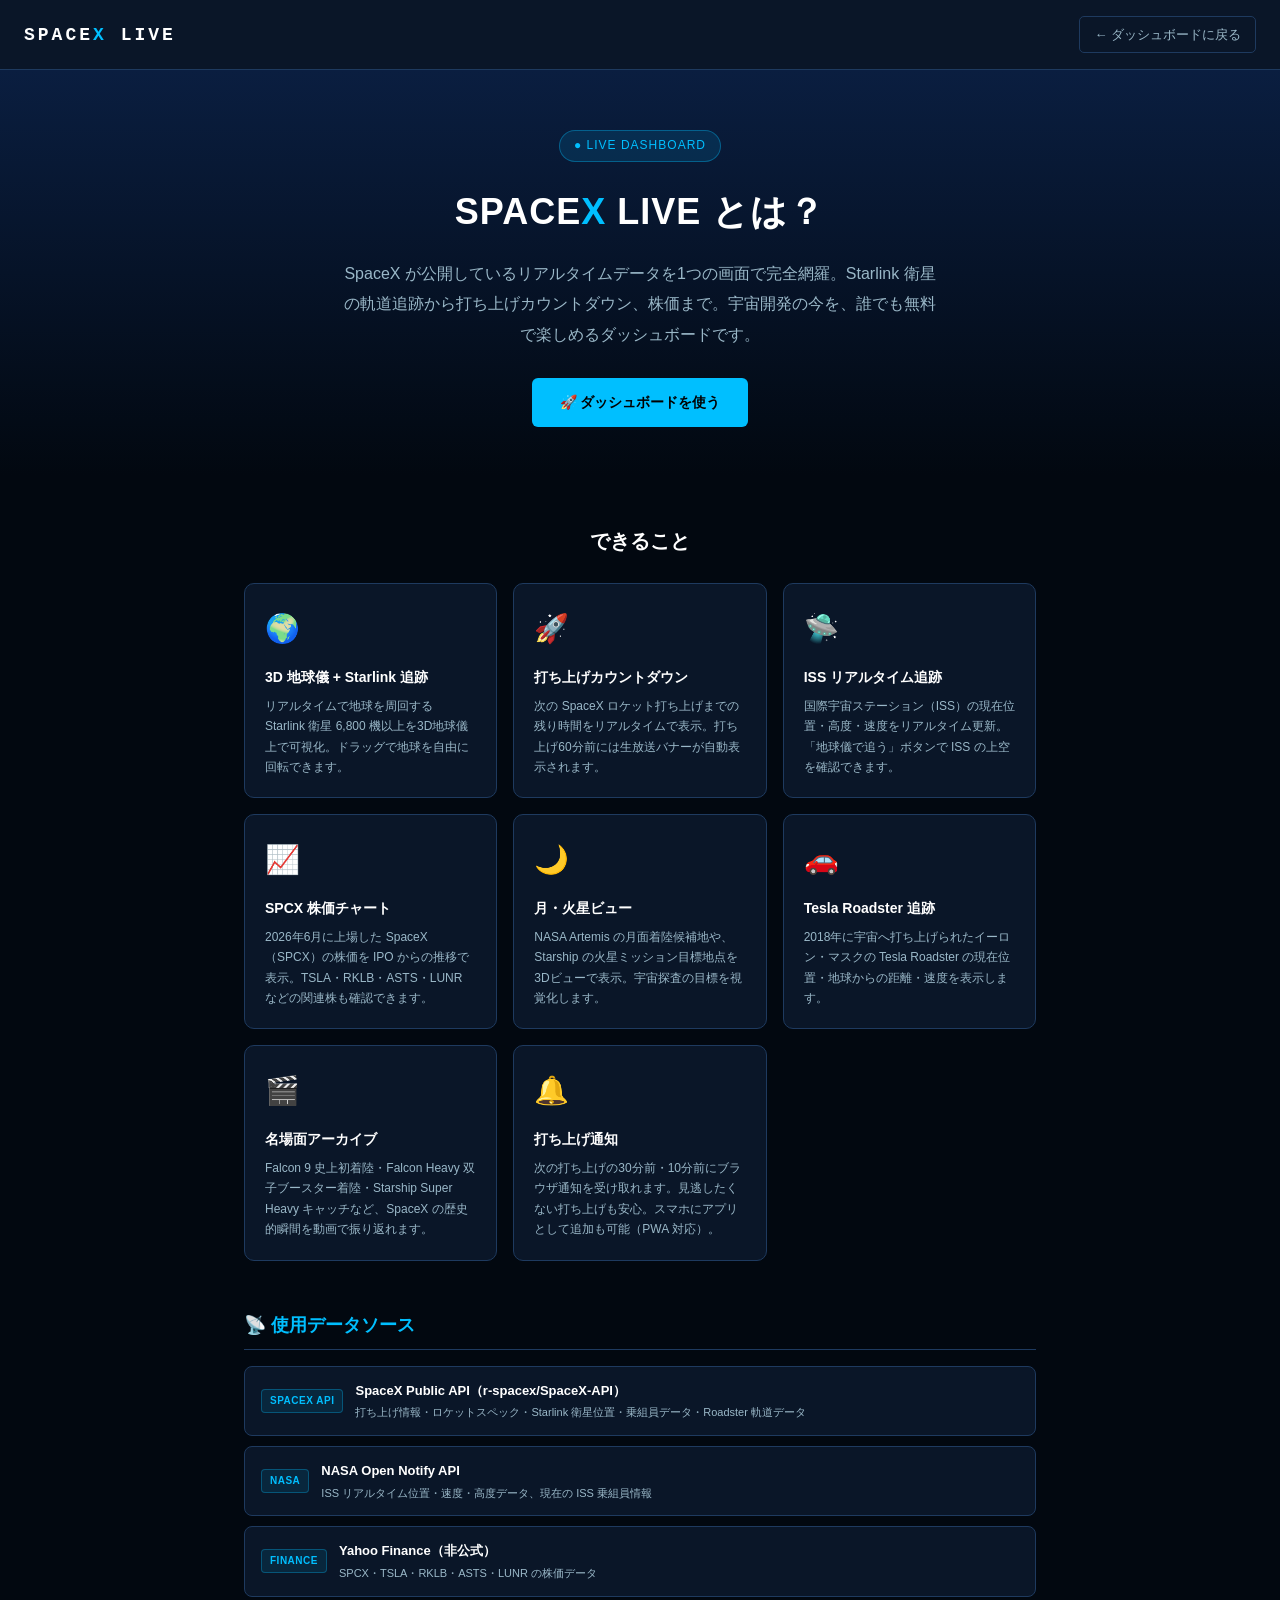
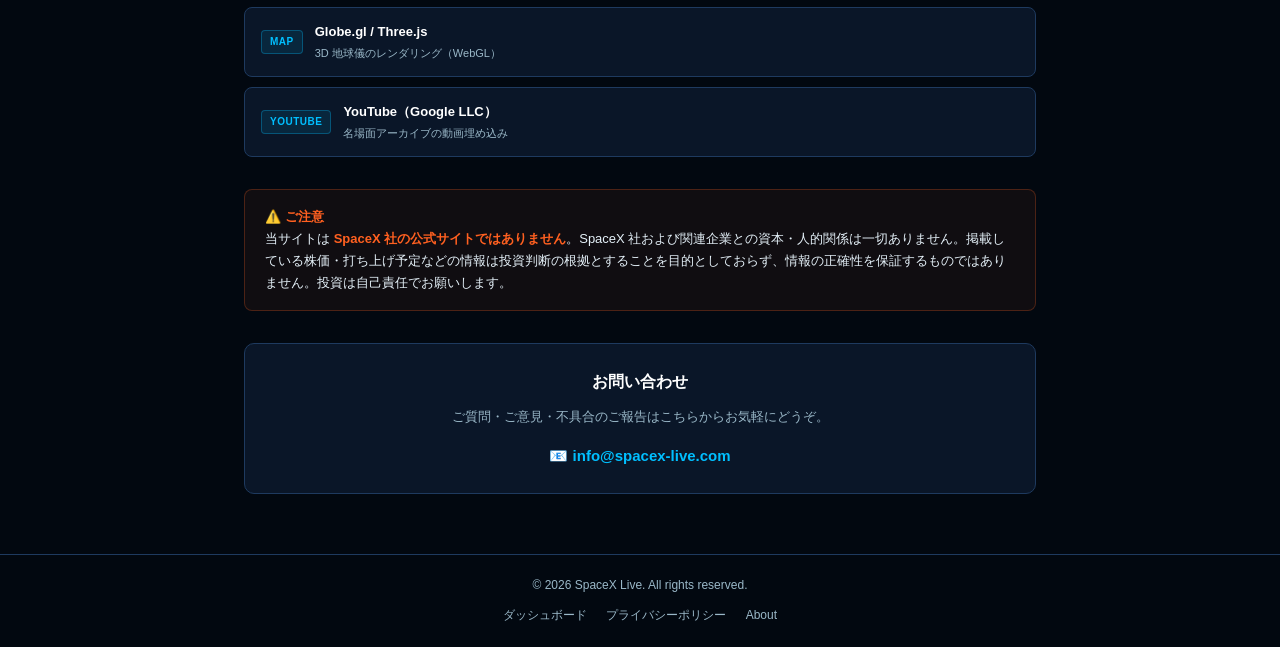
<file: about.html>
<!DOCTYPE html>
<html lang="ja">
<head>
  <meta charset="UTF-8">
  <meta name="viewport" content="width=device-width, initial-scale=1.0">
  <title>SpaceX Live について | SpaceX Live</title>
  <style>
    :root {
      --bg: #020810;
      --bg2: #0a1628;
      --bg3: #0d1e30;
      --border: #1e3a5f;
      --text: #e4f0f8;
      --muted: #9ab8c8;
      --accent: #00bfff;
      --green: #00ff88;
      --orange: #ff6020;
    }
    * { box-sizing: border-box; margin: 0; padding: 0; }
    body {
      background: var(--bg);
      color: var(--text);
      font-family: 'Helvetica Neue', Arial, 'Hiragino Kaku Gothic ProN', 'Hiragino Sans', sans-serif;
      font-size: 15px;
      line-height: 1.8;
    }
    header {
      background: var(--bg2);
      border-bottom: 1px solid var(--border);
      padding: 16px 24px;
      display: flex;
      align-items: center;
      gap: 16px;
    }
    .logo {
      font-family: monospace;
      font-size: 18px;
      font-weight: bold;
      color: #fff;
      letter-spacing: 3px;
      text-decoration: none;
    }
    .logo span { color: var(--accent); }
    .back-btn {
      margin-left: auto;
      background: none;
      border: 1px solid var(--border);
      color: var(--muted);
      padding: 6px 14px;
      border-radius: 5px;
      text-decoration: none;
      font-size: 13px;
      transition: all 0.18s;
    }
    .back-btn:hover { color: #fff; border-color: var(--accent); }

    /* ヒーロー */
    .hero {
      text-align: center;
      padding: 60px 24px 48px;
      background: linear-gradient(180deg, #0a1e40 0%, var(--bg) 100%);
    }
    .hero-badge {
      display: inline-block;
      background: rgba(0,191,255,0.12);
      border: 1px solid rgba(0,191,255,0.35);
      color: var(--accent);
      font-size: 12px;
      padding: 4px 14px;
      border-radius: 20px;
      letter-spacing: 1px;
      margin-bottom: 18px;
    }
    .hero h1 {
      font-size: 36px;
      color: #fff;
      margin-bottom: 14px;
      letter-spacing: 1px;
    }
    .hero h1 span { color: var(--accent); }
    .hero p {
      font-size: 16px;
      color: var(--muted);
      max-width: 600px;
      margin: 0 auto 28px;
      line-height: 1.9;
    }
    .hero-btn {
      display: inline-block;
      background: var(--accent);
      color: #000;
      font-size: 14px;
      font-weight: 700;
      padding: 12px 28px;
      border-radius: 6px;
      text-decoration: none;
      transition: opacity 0.18s;
    }
    .hero-btn:hover { opacity: 0.85; }

    main {
      max-width: 840px;
      margin: 0 auto;
      padding: 0 24px 60px;
    }

    /* 機能グリッド */
    .features-title {
      font-size: 20px;
      font-weight: 700;
      color: #fff;
      text-align: center;
      margin: 48px 0 24px;
    }
    .features-grid {
      display: grid;
      grid-template-columns: repeat(auto-fit, minmax(240px, 1fr));
      gap: 16px;
      margin-bottom: 48px;
    }
    .feature-card {
      background: var(--bg2);
      border: 1px solid var(--border);
      border-radius: 10px;
      padding: 20px;
      transition: border-color 0.2s;
    }
    .feature-card:hover { border-color: var(--accent); }
    .feature-icon { font-size: 28px; margin-bottom: 10px; }
    .feature-name { font-size: 14px; font-weight: 700; color: #fff; margin-bottom: 6px; }
    .feature-desc { font-size: 12px; color: var(--muted); line-height: 1.7; }

    /* データソース */
    .section-title {
      font-size: 18px;
      font-weight: 700;
      color: var(--accent);
      margin: 40px 0 16px;
      padding-bottom: 8px;
      border-bottom: 1px solid var(--border);
    }
    .source-list {
      display: flex;
      flex-direction: column;
      gap: 10px;
      margin-bottom: 32px;
    }
    .source-item {
      display: flex;
      align-items: center;
      gap: 12px;
      background: var(--bg2);
      border: 1px solid var(--border);
      border-radius: 8px;
      padding: 12px 16px;
    }
    .source-badge {
      background: rgba(0,191,255,0.1);
      border: 1px solid rgba(0,191,255,0.3);
      color: var(--accent);
      font-size: 10px;
      font-weight: 700;
      padding: 2px 8px;
      border-radius: 4px;
      flex-shrink: 0;
      letter-spacing: 0.5px;
    }
    .source-name { font-size: 13px; font-weight: 600; color: #fff; }
    .source-desc { font-size: 11px; color: var(--muted); margin-top: 1px; }

    /* 注意事項 */
    .notice-box {
      background: rgba(255,96,32,0.06);
      border: 1px solid rgba(255,96,32,0.25);
      border-radius: 8px;
      padding: 16px 20px;
      margin-bottom: 32px;
      font-size: 13px;
      color: var(--text);
      line-height: 1.7;
    }
    .notice-box strong { color: var(--orange); }

    /* 連絡先 */
    .contact-box {
      background: var(--bg2);
      border: 1px solid var(--border);
      border-radius: 10px;
      padding: 24px;
      text-align: center;
    }
    .contact-box h3 { color: #fff; margin-bottom: 8px; font-size: 16px; }
    .contact-box p { color: var(--muted); font-size: 13px; margin-bottom: 14px; }
    .contact-box a {
      color: var(--accent);
      text-decoration: none;
      font-weight: 600;
    }
    .contact-box a:hover { text-decoration: underline; }

    a { color: var(--accent); }

    footer {
      text-align: center;
      padding: 20px;
      font-size: 12px;
      color: var(--muted);
      border-top: 1px solid var(--border);
    }
    footer a { color: var(--muted); text-decoration: none; margin: 0 8px; }
    footer a:hover { color: var(--accent); }
  </style>
</head>
<body>

<header>
  <a href="/" class="logo">SPACE<span>X</span> LIVE</a>
  <a href="/" class="back-btn">← ダッシュボードに戻る</a>
</header>

<!-- ヒーロー -->
<div class="hero">
  <div class="hero-badge">● LIVE DASHBOARD</div>
  <h1>SPACE<span>X</span> LIVE とは？</h1>
  <p>SpaceX が公開しているリアルタイムデータを1つの画面で完全網羅。Starlink 衛星の軌道追跡から打ち上げカウントダウン、株価まで。宇宙開発の今を、誰でも無料で楽しめるダッシュボードです。</p>
  <a href="/" class="hero-btn">🚀 ダッシュボードを使う</a>
</div>

<main>

  <!-- 機能一覧 -->
  <div class="features-title">できること</div>
  <div class="features-grid">
    <div class="feature-card">
      <div class="feature-icon">🌍</div>
      <div class="feature-name">3D 地球儀 + Starlink 追跡</div>
      <div class="feature-desc">リアルタイムで地球を周回する Starlink 衛星 6,800 機以上を3D地球儀上で可視化。ドラッグで地球を自由に回転できます。</div>
    </div>
    <div class="feature-card">
      <div class="feature-icon">🚀</div>
      <div class="feature-name">打ち上げカウントダウン</div>
      <div class="feature-desc">次の SpaceX ロケット打ち上げまでの残り時間をリアルタイムで表示。打ち上げ60分前には生放送バナーが自動表示されます。</div>
    </div>
    <div class="feature-card">
      <div class="feature-icon">🛸</div>
      <div class="feature-name">ISS リアルタイム追跡</div>
      <div class="feature-desc">国際宇宙ステーション（ISS）の現在位置・高度・速度をリアルタイム更新。「地球儀で追う」ボタンで ISS の上空を確認できます。</div>
    </div>
    <div class="feature-card">
      <div class="feature-icon">📈</div>
      <div class="feature-name">SPCX 株価チャート</div>
      <div class="feature-desc">2026年6月に上場した SpaceX（SPCX）の株価を IPO からの推移で表示。TSLA・RKLB・ASTS・LUNR などの関連株も確認できます。</div>
    </div>
    <div class="feature-card">
      <div class="feature-icon">🌙</div>
      <div class="feature-name">月・火星ビュー</div>
      <div class="feature-desc">NASA Artemis の月面着陸候補地や、Starship の火星ミッション目標地点を3Dビューで表示。宇宙探査の目標を視覚化します。</div>
    </div>
    <div class="feature-card">
      <div class="feature-icon">🚗</div>
      <div class="feature-name">Tesla Roadster 追跡</div>
      <div class="feature-desc">2018年に宇宙へ打ち上げられたイーロン・マスクの Tesla Roadster の現在位置・地球からの距離・速度を表示します。</div>
    </div>
    <div class="feature-card">
      <div class="feature-icon">🎬</div>
      <div class="feature-name">名場面アーカイブ</div>
      <div class="feature-desc">Falcon 9 史上初着陸・Falcon Heavy 双子ブースター着陸・Starship Super Heavy キャッチなど、SpaceX の歴史的瞬間を動画で振り返れます。</div>
    </div>
    <div class="feature-card">
      <div class="feature-icon">🔔</div>
      <div class="feature-name">打ち上げ通知</div>
      <div class="feature-desc">次の打ち上げの30分前・10分前にブラウザ通知を受け取れます。見逃したくない打ち上げも安心。スマホにアプリとして追加も可能（PWA 対応）。</div>
    </div>
  </div>

  <!-- データソース -->
  <div class="section-title">📡 使用データソース</div>
  <div class="source-list">
    <div class="source-item">
      <div class="source-badge">SPACEX API</div>
      <div>
        <div class="source-name">SpaceX Public API（r-spacex/SpaceX-API）</div>
        <div class="source-desc">打ち上げ情報・ロケットスペック・Starlink 衛星位置・乗組員データ・Roadster 軌道データ</div>
      </div>
    </div>
    <div class="source-item">
      <div class="source-badge">NASA</div>
      <div>
        <div class="source-name">NASA Open Notify API</div>
        <div class="source-desc">ISS リアルタイム位置・速度・高度データ、現在の ISS 乗組員情報</div>
      </div>
    </div>
    <div class="source-item">
      <div class="source-badge">FINANCE</div>
      <div>
        <div class="source-name">Yahoo Finance（非公式）</div>
        <div class="source-desc">SPCX・TSLA・RKLB・ASTS・LUNR の株価データ</div>
      </div>
    </div>
    <div class="source-item">
      <div class="source-badge">MAP</div>
      <div>
        <div class="source-name">Globe.gl / Three.js</div>
        <div class="source-desc">3D 地球儀のレンダリング（WebGL）</div>
      </div>
    </div>
    <div class="source-item">
      <div class="source-badge">YOUTUBE</div>
      <div>
        <div class="source-name">YouTube（Google LLC）</div>
        <div class="source-desc">名場面アーカイブの動画埋め込み</div>
      </div>
    </div>
  </div>

  <!-- 注意事項 -->
  <div class="notice-box">
    <strong>⚠️ ご注意</strong><br>
    当サイトは <strong>SpaceX 社の公式サイトではありません</strong>。SpaceX 社および関連企業との資本・人的関係は一切ありません。掲載している株価・打ち上げ予定などの情報は投資判断の根拠とすることを目的としておらず、情報の正確性を保証するものではありません。投資は自己責任でお願いします。
  </div>

  <!-- 連絡先 -->
  <div class="contact-box">
    <h3>お問い合わせ</h3>
    <p>ご質問・ご意見・不具合のご報告はこちらからお気軽にどうぞ。</p>
    <a href="mailto:info@spacex-live.com">📧 info@spacex-live.com</a>
  </div>

</main>

<footer>
  <p>© 2026 SpaceX Live. All rights reserved.</p>
  <p style="margin-top:8px">
    <a href="/">ダッシュボード</a>
    <a href="/privacy.html">プライバシーポリシー</a>
    <a href="/about.html">About</a>
  </p>
</footer>

</body>
</html>
</file>
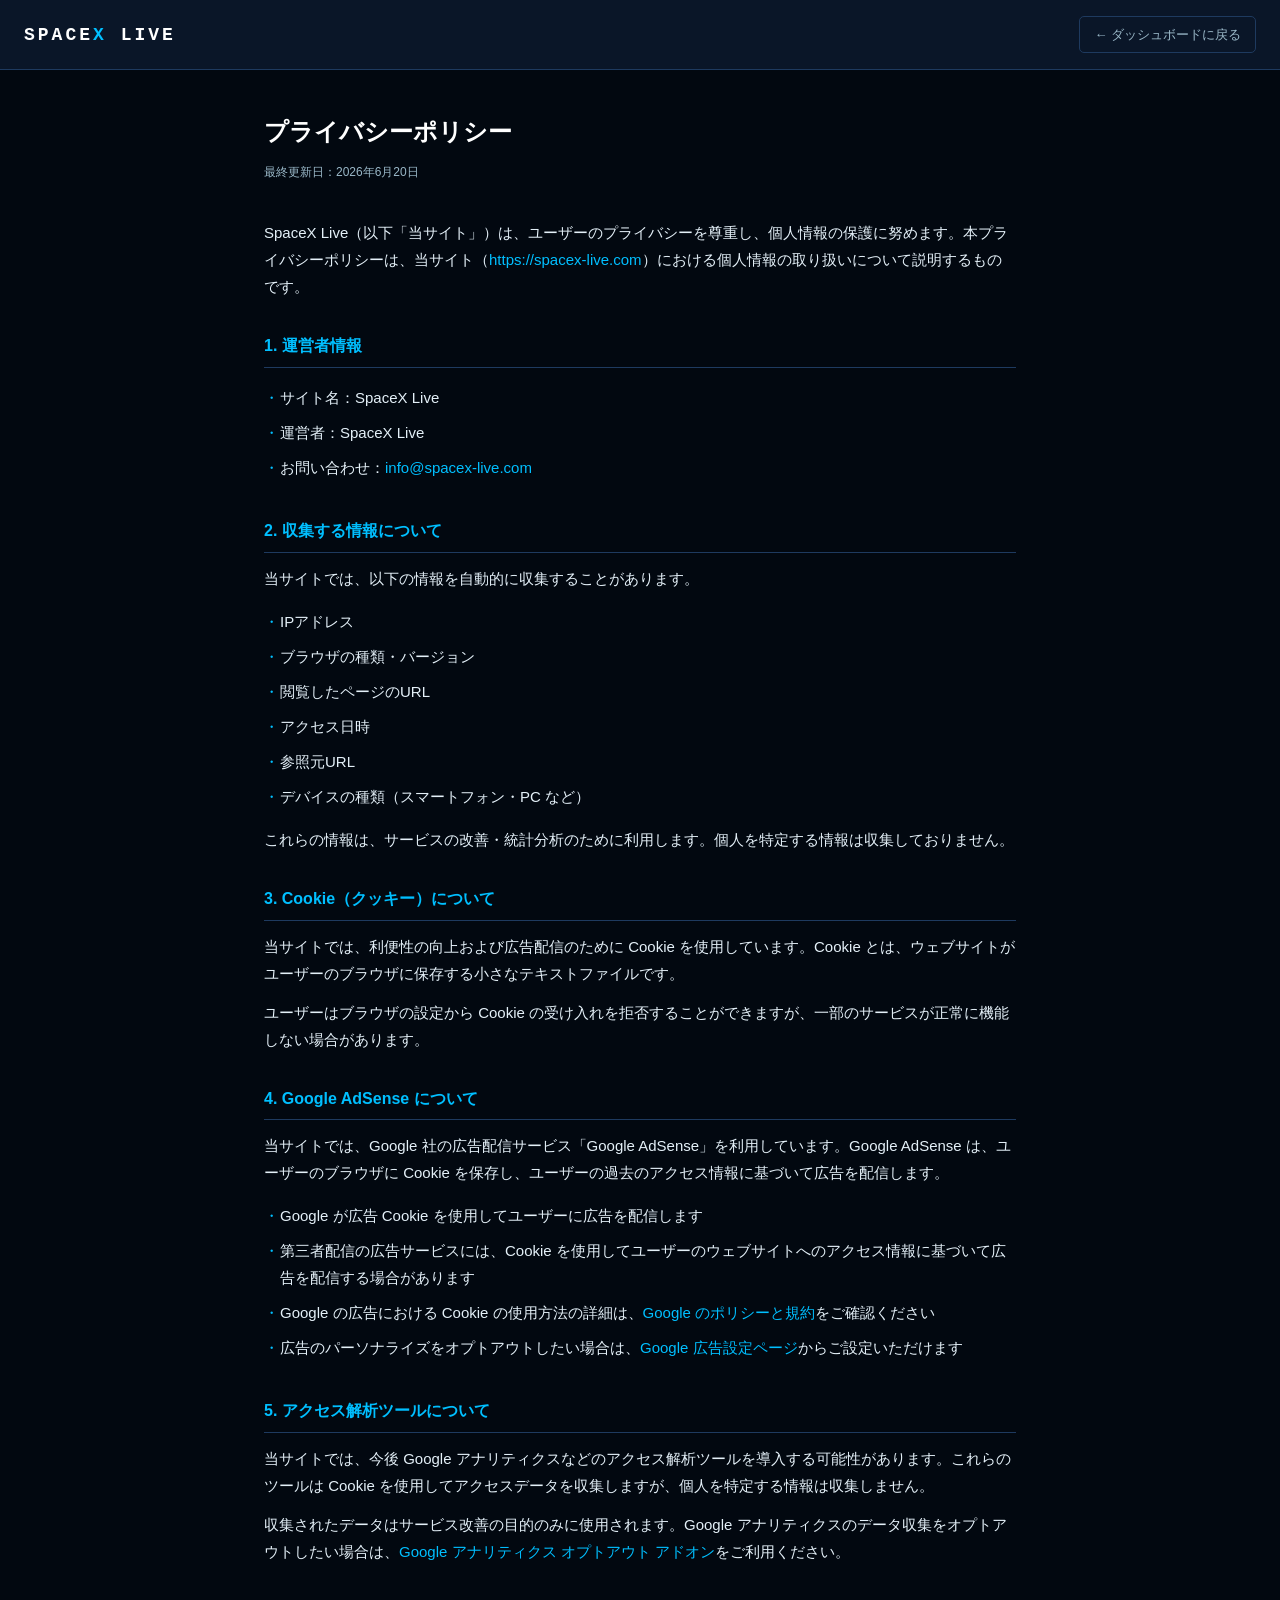
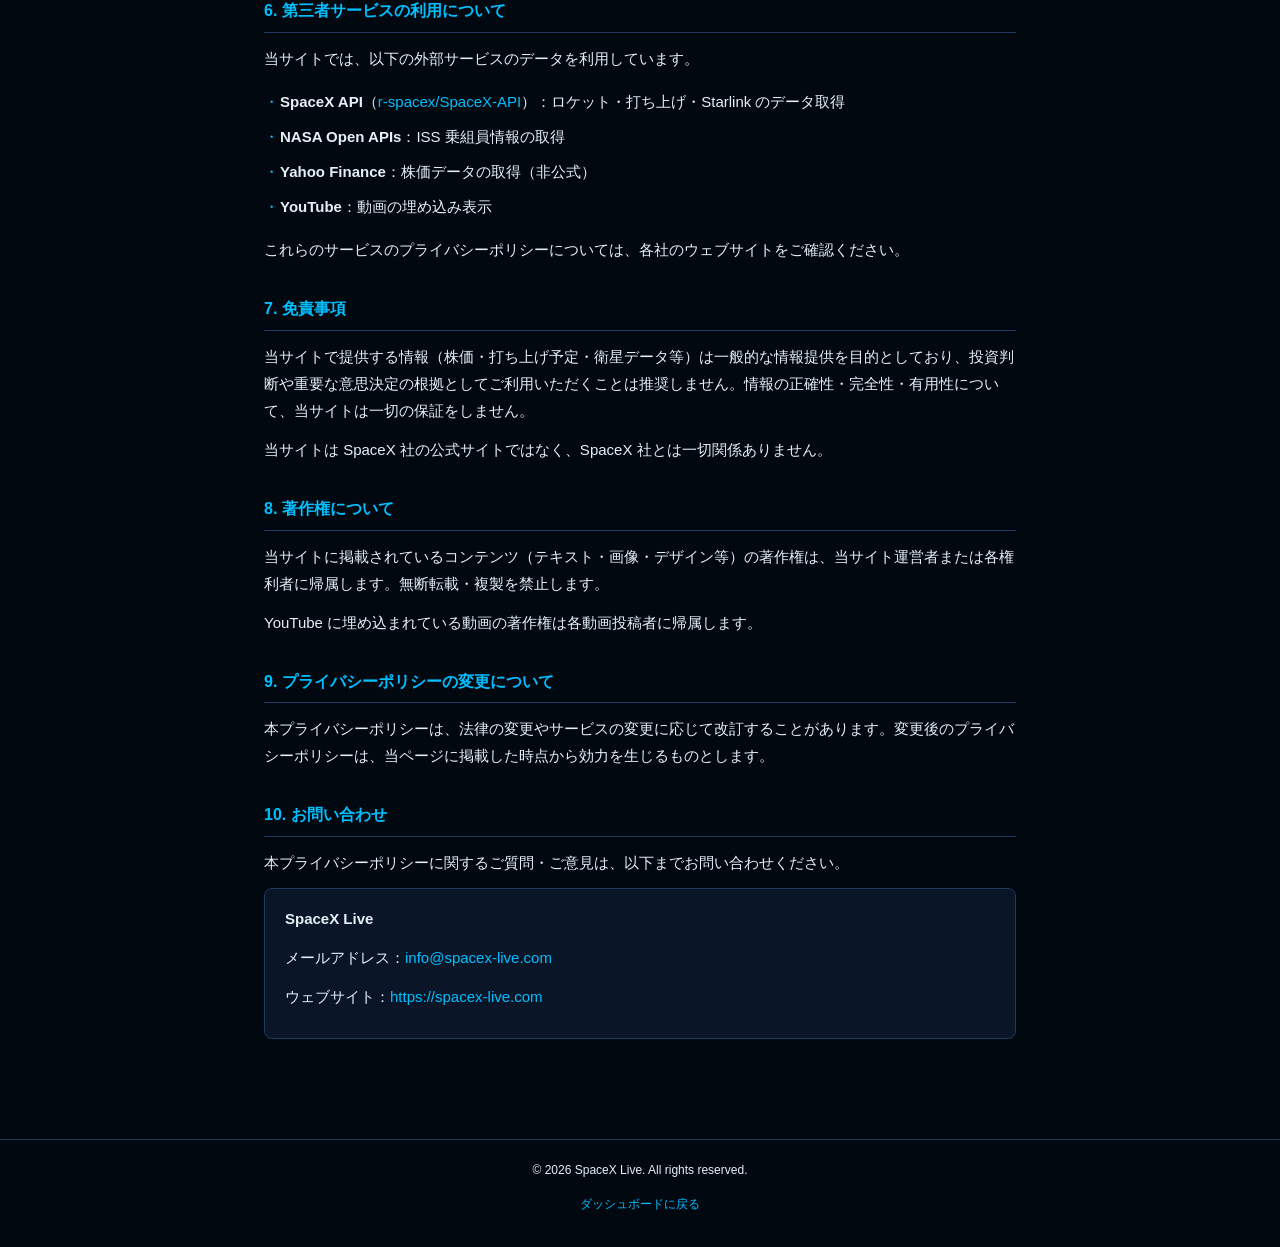
<file: privacy.html>
<!DOCTYPE html>
<html lang="ja">
<head>
  <meta charset="UTF-8">
  <meta name="viewport" content="width=device-width, initial-scale=1.0">
  <title>プライバシーポリシー | SpaceX Live</title>
  <style>
    :root {
      --bg: #020810;
      --bg2: #0a1628;
      --border: #1e3a5f;
      --text: #e4f0f8;
      --muted: #9ab8c8;
      --accent: #00bfff;
    }
    * { box-sizing: border-box; margin: 0; padding: 0; }
    body {
      background: var(--bg);
      color: var(--text);
      font-family: 'Helvetica Neue', Arial, 'Hiragino Kaku Gothic ProN', 'Hiragino Sans', sans-serif;
      font-size: 15px;
      line-height: 1.8;
    }
    header {
      background: var(--bg2);
      border-bottom: 1px solid var(--border);
      padding: 16px 24px;
      display: flex;
      align-items: center;
      gap: 16px;
    }
    .logo {
      font-family: monospace;
      font-size: 18px;
      font-weight: bold;
      color: #fff;
      letter-spacing: 3px;
      text-decoration: none;
    }
    .logo span { color: var(--accent); }
    .back-btn {
      margin-left: auto;
      background: none;
      border: 1px solid var(--border);
      color: var(--muted);
      padding: 6px 14px;
      border-radius: 5px;
      text-decoration: none;
      font-size: 13px;
      transition: all 0.18s;
    }
    .back-btn:hover { color: #fff; border-color: var(--accent); }

    main {
      max-width: 800px;
      margin: 40px auto;
      padding: 0 24px 60px;
    }
    h1 {
      font-size: 24px;
      color: #fff;
      margin-bottom: 8px;
    }
    .updated {
      font-size: 12px;
      color: var(--muted);
      margin-bottom: 36px;
    }
    h2 {
      font-size: 16px;
      color: var(--accent);
      margin: 32px 0 12px;
      padding-bottom: 6px;
      border-bottom: 1px solid var(--border);
    }
    p { margin-bottom: 12px; color: var(--text); }
    ul {
      list-style: none;
      margin: 8px 0 12px;
      padding-left: 0;
    }
    ul li {
      padding: 4px 0 4px 16px;
      color: var(--text);
      position: relative;
    }
    ul li::before {
      content: '・';
      position: absolute;
      left: 0;
      color: var(--accent);
    }
    a { color: var(--accent); text-decoration: none; }
    a:hover { text-decoration: underline; }
    .contact-box {
      background: var(--bg2);
      border: 1px solid var(--border);
      border-radius: 8px;
      padding: 16px 20px;
      margin-top: 12px;
    }
    footer {
      text-align: center;
      padding: 20px;
      font-size: 12px;
      color: var(--muted);
      border-top: 1px solid var(--border);
    }
  </style>
</head>
<body>

<header>
  <a href="/" class="logo">SPACE<span>X</span> LIVE</a>
  <a href="/" class="back-btn">← ダッシュボードに戻る</a>
</header>

<main>
  <h1>プライバシーポリシー</h1>
  <p class="updated">最終更新日：2026年6月20日</p>

  <p>SpaceX Live（以下「当サイト」）は、ユーザーのプライバシーを尊重し、個人情報の保護に努めます。本プライバシーポリシーは、当サイト（<a href="https://spacex-live.com">https://spacex-live.com</a>）における個人情報の取り扱いについて説明するものです。</p>

  <h2>1. 運営者情報</h2>
  <ul>
    <li>サイト名：SpaceX Live</li>
    <li>運営者：SpaceX Live</li>
    <li>お問い合わせ：<a href="mailto:info@spacex-live.com">info@spacex-live.com</a></li>
  </ul>

  <h2>2. 収集する情報について</h2>
  <p>当サイトでは、以下の情報を自動的に収集することがあります。</p>
  <ul>
    <li>IPアドレス</li>
    <li>ブラウザの種類・バージョン</li>
    <li>閲覧したページのURL</li>
    <li>アクセス日時</li>
    <li>参照元URL</li>
    <li>デバイスの種類（スマートフォン・PC など）</li>
  </ul>
  <p>これらの情報は、サービスの改善・統計分析のために利用します。個人を特定する情報は収集しておりません。</p>

  <h2>3. Cookie（クッキー）について</h2>
  <p>当サイトでは、利便性の向上および広告配信のために Cookie を使用しています。Cookie とは、ウェブサイトがユーザーのブラウザに保存する小さなテキストファイルです。</p>
  <p>ユーザーはブラウザの設定から Cookie の受け入れを拒否することができますが、一部のサービスが正常に機能しない場合があります。</p>

  <h2>4. Google AdSense について</h2>
  <p>当サイトでは、Google 社の広告配信サービス「Google AdSense」を利用しています。Google AdSense は、ユーザーのブラウザに Cookie を保存し、ユーザーの過去のアクセス情報に基づいて広告を配信します。</p>
  <ul>
    <li>Google が広告 Cookie を使用してユーザーに広告を配信します</li>
    <li>第三者配信の広告サービスには、Cookie を使用してユーザーのウェブサイトへのアクセス情報に基づいて広告を配信する場合があります</li>
    <li>Google の広告における Cookie の使用方法の詳細は、<a href="https://policies.google.com/technologies/ads" target="_blank" rel="noopener">Google のポリシーと規約</a>をご確認ください</li>
    <li>広告のパーソナライズをオプトアウトしたい場合は、<a href="https://www.google.com/settings/ads" target="_blank" rel="noopener">Google 広告設定ページ</a>からご設定いただけます</li>
  </ul>

  <h2>5. アクセス解析ツールについて</h2>
  <p>当サイトでは、今後 Google アナリティクスなどのアクセス解析ツールを導入する可能性があります。これらのツールは Cookie を使用してアクセスデータを収集しますが、個人を特定する情報は収集しません。</p>
  <p>収集されたデータはサービス改善の目的のみに使用されます。Google アナリティクスのデータ収集をオプトアウトしたい場合は、<a href="https://tools.google.com/dlpage/gaoptout" target="_blank" rel="noopener">Google アナリティクス オプトアウト アドオン</a>をご利用ください。</p>

  <h2>6. 第三者サービスの利用について</h2>
  <p>当サイトでは、以下の外部サービスのデータを利用しています。</p>
  <ul>
    <li><strong>SpaceX API</strong>（<a href="https://github.com/r-spacex/SpaceX-API" target="_blank" rel="noopener">r-spacex/SpaceX-API</a>）：ロケット・打ち上げ・Starlink のデータ取得</li>
    <li><strong>NASA Open APIs</strong>：ISS 乗組員情報の取得</li>
    <li><strong>Yahoo Finance</strong>：株価データの取得（非公式）</li>
    <li><strong>YouTube</strong>：動画の埋め込み表示</li>
  </ul>
  <p>これらのサービスのプライバシーポリシーについては、各社のウェブサイトをご確認ください。</p>

  <h2>7. 免責事項</h2>
  <p>当サイトで提供する情報（株価・打ち上げ予定・衛星データ等）は一般的な情報提供を目的としており、投資判断や重要な意思決定の根拠としてご利用いただくことは推奨しません。情報の正確性・完全性・有用性について、当サイトは一切の保証をしません。</p>
  <p>当サイトは SpaceX 社の公式サイトではなく、SpaceX 社とは一切関係ありません。</p>

  <h2>8. 著作権について</h2>
  <p>当サイトに掲載されているコンテンツ（テキスト・画像・デザイン等）の著作権は、当サイト運営者または各権利者に帰属します。無断転載・複製を禁止します。</p>
  <p>YouTube に埋め込まれている動画の著作権は各動画投稿者に帰属します。</p>

  <h2>9. プライバシーポリシーの変更について</h2>
  <p>本プライバシーポリシーは、法律の変更やサービスの変更に応じて改訂することがあります。変更後のプライバシーポリシーは、当ページに掲載した時点から効力を生じるものとします。</p>

  <h2>10. お問い合わせ</h2>
  <p>本プライバシーポリシーに関するご質問・ご意見は、以下までお問い合わせください。</p>
  <div class="contact-box">
    <p><strong>SpaceX Live</strong></p>
    <p>メールアドレス：<a href="mailto:info@spacex-live.com">info@spacex-live.com</a></p>
    <p>ウェブサイト：<a href="https://spacex-live.com">https://spacex-live.com</a></p>
  </div>
</main>

<footer>
  <p>© 2026 SpaceX Live. All rights reserved.</p>
  <p style="margin-top:6px"><a href="/">ダッシュボードに戻る</a></p>
</footer>

</body>
</html>
</file>
